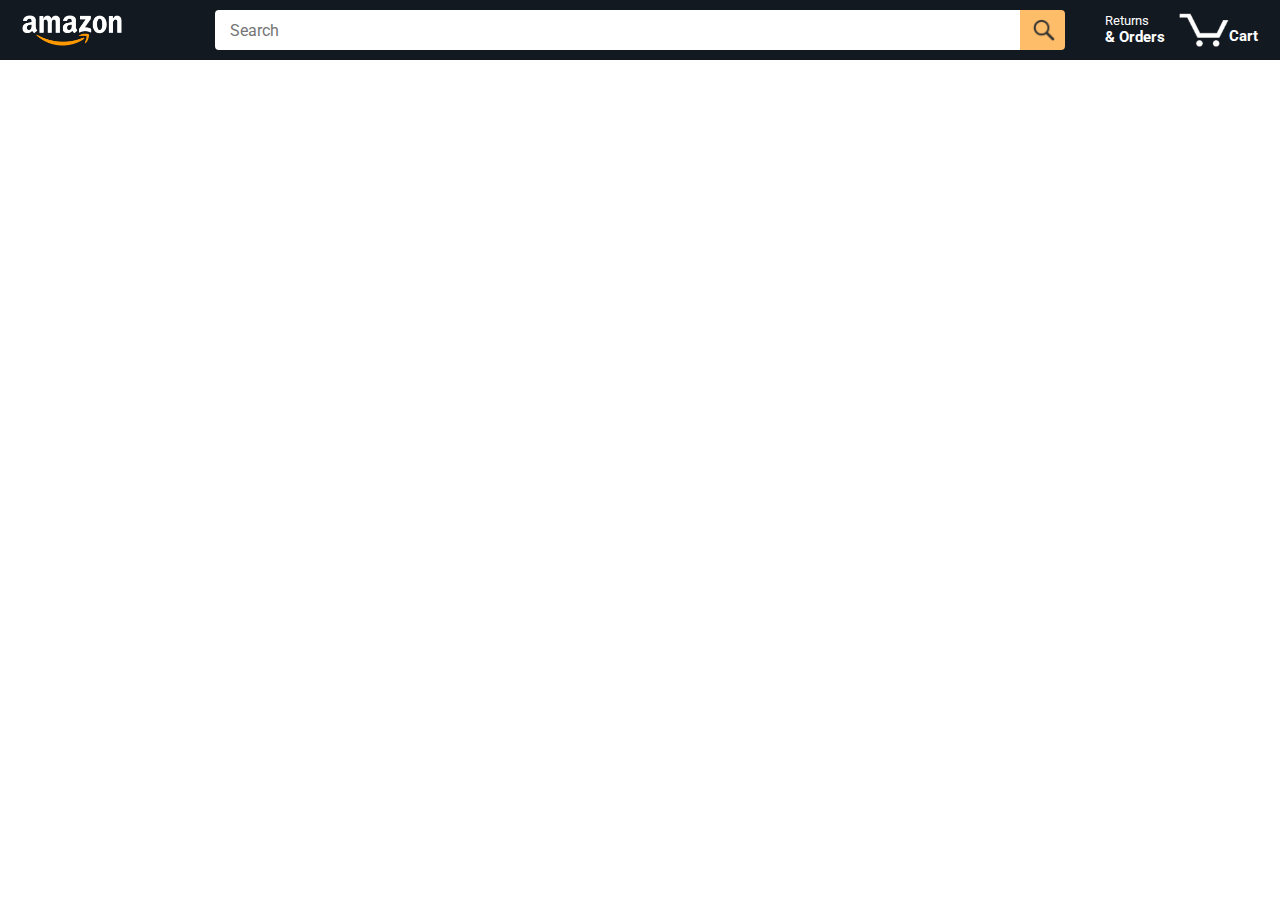
<file: index.html>
<!DOCTYPE html>
<html>
  <head>
    <title>Amazon Project</title>

    <!-- This code is needed for responsive design to work.
      (Responsive design = make the website look good on
      smaller screen sizes like a phone or a tablet). -->
    <meta name="viewport" content="width=device-width, initial-scale=1">

    <!-- Load a font called Roboto from Google Fonts. -->
    <link rel="preconnect" href="https://fonts.googleapis.com">
    <link rel="preconnect" href="https://fonts.gstatic.com" crossorigin>
    <link href="https://fonts.googleapis.com/css2?family=Roboto:wght@400;500;700&display=swap" rel="stylesheet">

    <!-- Here are the CSS files for this page. -->
    <link rel="stylesheet" href="styles/shared/general.css">
    <link rel="stylesheet" href="styles/shared/amazon-header.css">
    <link rel="stylesheet" href="styles/pages/amazon.css">
  </head>
  <body>
    <div class="amazon-header">
      <div class="amazon-header-left-section">
        <a href="index.html" class="header-link">
          <img class="amazon-logo"
            src="images/amazon-logo-white.png">
          <img class="amazon-mobile-logo"
            src="images/amazon-mobile-logo-white.png">
        </a>
      </div>

      <div class="amazon-header-middle-section">
        <input class="search-bar" type="text" placeholder="Search">

        <button class="search-button">
          <img class="search-icon" src="images/icons/search-icon.png">
        </button>
      </div>

      <div class="amazon-header-right-section">
        <a class="orders-link header-link" href="orders.html">
          <span class="returns-text">Returns</span>
          <span class="orders-text">& Orders</span>
        </a>

        <a class="cart-link header-link" href="checkout.html">
          <img class="cart-icon" src="images/icons/cart-icon.png">
          <div class="cart-quantity js-cart-quantity"></div>
          <div class="cart-text">Cart</div>
        </a>
      </div>
    </div>
    
    <div class="main">
      <div class="products-grid js-products-grid">
         
      </div>
    </div>

    
    <script type="module" src="scripts/amazon.js"></script>
  </body>
</html>
</file>
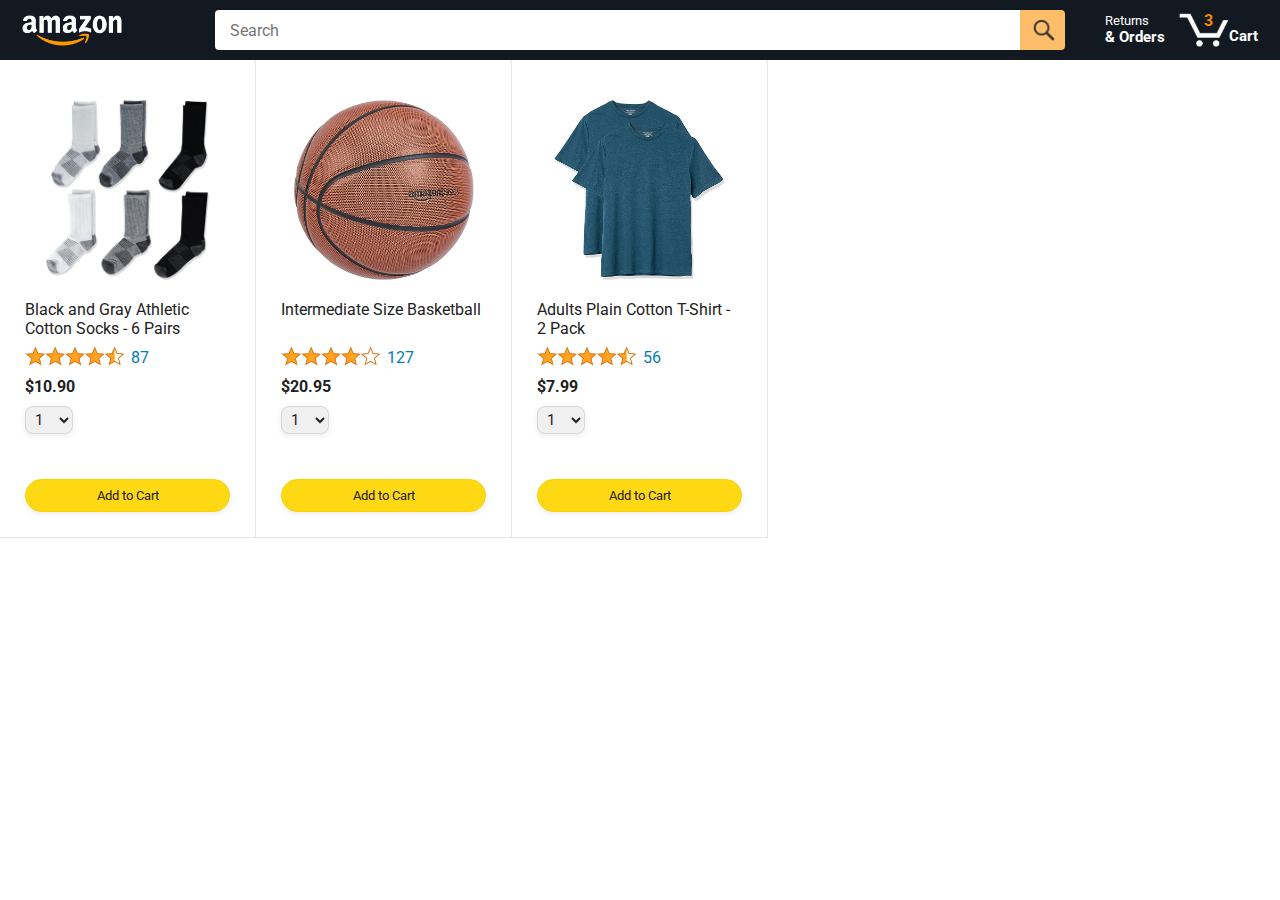
<file: amazon.html>
<!DOCTYPE html>
<html>
  <head>
    <title>Amazon Project</title>

    <!-- This code is needed for responsive design to work.
      (Responsive design = make the website look good on
      smaller screen sizes like a phone or a tablet). -->
    <meta name="viewport" content="width=device-width, initial-scale=1">

    <!-- Load a font called Roboto from Google Fonts. -->
    <link rel="preconnect" href="https://fonts.googleapis.com">
    <link rel="preconnect" href="https://fonts.gstatic.com" crossorigin>
    <link href="https://fonts.googleapis.com/css2?family=Roboto:wght@400;500;700&display=swap" rel="stylesheet">

    <!-- Here are the CSS files for this page. -->
    <link rel="stylesheet" href="styles/shared/general.css">
    <link rel="stylesheet" href="styles/shared/amazon-header.css">
    <link rel="stylesheet" href="styles/pages/amazon.css">
  </head>
  <body>
    <div class="amazon-header">
      <div class="amazon-header-left-section">
        <a href="amazon.html" class="header-link">
          <img class="amazon-logo"
            src="images/amazon-logo-white.png">
          <img class="amazon-mobile-logo"
            src="images/amazon-mobile-logo-white.png">
        </a>
      </div>

      <div class="amazon-header-middle-section">
        <input class="search-bar" type="text" placeholder="Search">

        <button class="search-button">
          <img class="search-icon" src="images/icons/search-icon.png">
        </button>
      </div>

      <div class="amazon-header-right-section">
        <a class="orders-link header-link" href="orders.html">
          <span class="returns-text">Returns</span>
          <span class="orders-text">& Orders</span>
        </a>

        <a class="cart-link header-link" href="checkout.html">
          <img class="cart-icon" src="images/icons/cart-icon.png">
          <div class="cart-quantity">3</div>
          <div class="cart-text">Cart</div>
        </a>
      </div>
    </div>
    
    <div class="main">
      <div class="products-grid">
        <div class="product-container">
          <div class="product-image-container">
            <img class="product-image"
              src="images/products/athletic-cotton-socks-6-pairs.jpg">
          </div>

          <div class="product-name limit-text-to-2-lines">
            Black and Gray Athletic Cotton Socks - 6 Pairs
          </div>

          <div class="product-rating-container">
            <img class="product-rating-stars"
              src="images/ratings/rating-45.png">
            <div class="product-rating-count link-primary">
              87
            </div>
          </div>

          <div class="product-price">
            $10.90
          </div>

          <div class="product-quantity-container">
            <select>
              <option selected value="1">1</option>
              <option value="2">2</option>
              <option value="3">3</option>
              <option value="4">4</option>
              <option value="5">5</option>
              <option value="6">6</option>
              <option value="7">7</option>
              <option value="8">8</option>
              <option value="9">9</option>
              <option value="10">10</option>
            </select>
          </div>

          <div class="product-spacer"></div>

          <div class="added-to-cart">
            <img src="images/icons/checkmark.png">
            Added
          </div>

          <button class="add-to-cart-button button-primary">
            Add to Cart
          </button>
        </div>

        <div class="product-container">
          <div class="product-image-container">
            <img class="product-image"
              src="images/products/intermediate-composite-basketball.jpg">
          </div>

          <div class="product-name limit-text-to-2-lines">
            Intermediate Size Basketball
          </div>

          <div class="product-rating-container">
            <img class="product-rating-stars"
              src="images/ratings/rating-40.png">
            <div class="product-rating-count link-primary">
              127
            </div>
          </div>

          <div class="product-price">
            $20.95
          </div>

          <div class="product-quantity-container">
            <select>
              <option selected value="1">1</option>
              <option value="2">2</option>
              <option value="3">3</option>
              <option value="4">4</option>
              <option value="5">5</option>
              <option value="6">6</option>
              <option value="7">7</option>
              <option value="8">8</option>
              <option value="9">9</option>
              <option value="10">10</option>
            </select>
          </div>

          <div class="product-spacer"></div>

          <div class="added-to-cart">
            <img src="images/icons/checkmark.png">
            Added
          </div>

          <button class="add-to-cart-button button-primary">
            Add to Cart
          </button>
        </div>

        <div class="product-container">
          <div class="product-image-container">
            <img class="product-image"
              src="images/products/adults-plain-cotton-tshirt-2-pack-teal.jpg">
          </div>

          <div class="product-name limit-text-to-2-lines">
            Adults Plain Cotton T-Shirt - 2 Pack
          </div>

          <div class="product-rating-container">
            <img class="product-rating-stars"
              src="images/ratings/rating-45.png">
            <div class="product-rating-count link-primary">
              56
            </div>
          </div>

          <div class="product-price">
            $7.99
          </div>

          <div class="product-quantity-container">
            <select>
              <option selected value="1">1</option>
              <option value="2">2</option>
              <option value="3">3</option>
              <option value="4">4</option>
              <option value="5">5</option>
              <option value="6">6</option>
              <option value="7">7</option>
              <option value="8">8</option>
              <option value="9">9</option>
              <option value="10">10</option>
            </select>
          </div>

          <div class="product-spacer"></div>

          <div class="added-to-cart">
            <img src="images/icons/checkmark.png">
            Added
          </div>

          <button class="add-to-cart-button button-primary">
            Add to Cart
          </button>
        </div>
      </div>
    </div>
  </body>
</html>
</file>
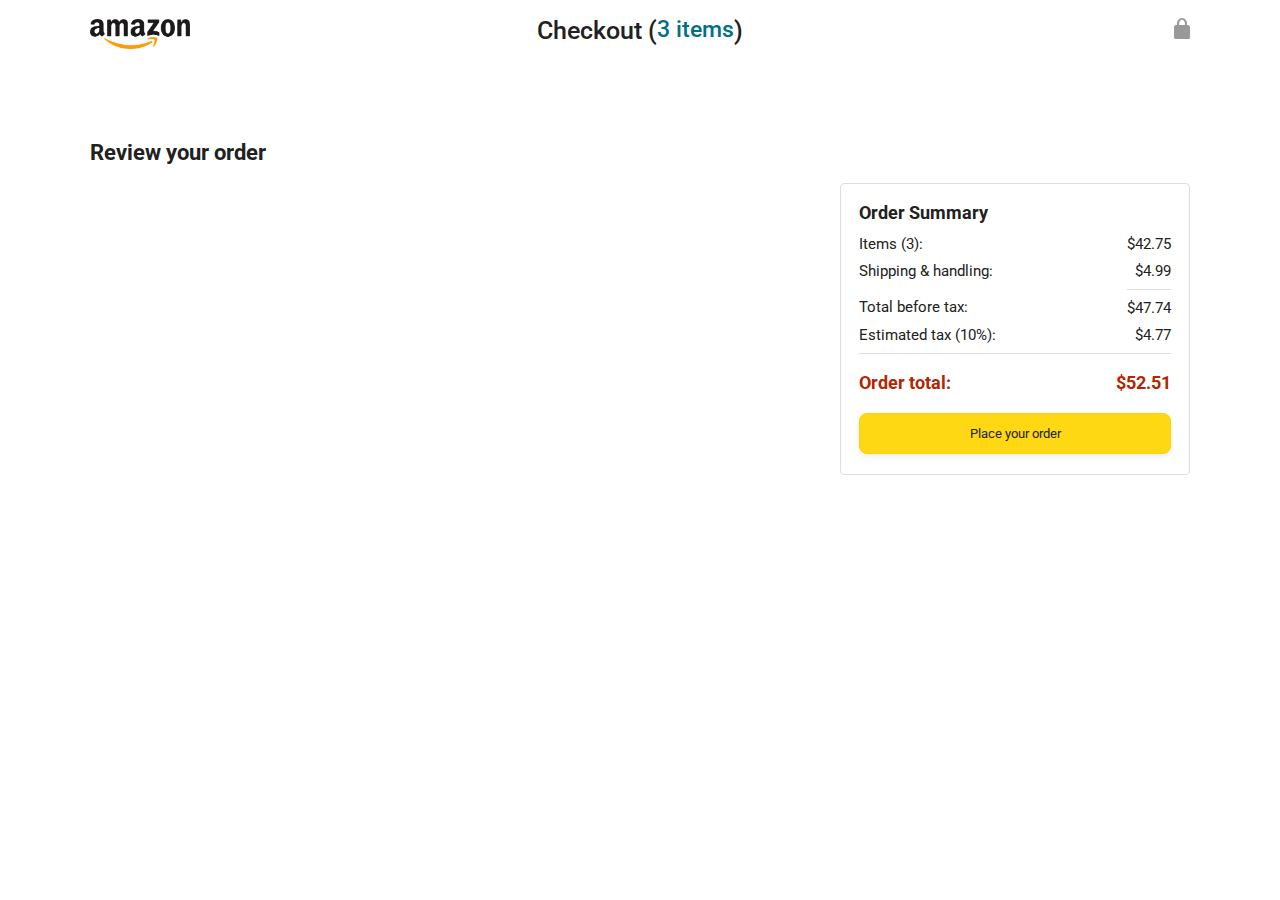
<file: checkout.html>
<!DOCTYPE html>
<html>
  <head>
    <title>Checkout</title>

    <!-- This code is needed for responsive design to work.
      (Responsive design = make the website look good on
      smaller screen sizes like a phone or a tablet). -->
    <meta name="viewport" content="width=device-width, initial-scale=1">

    <!-- Load a font called Roboto from Google Fonts. -->
    <link rel="preconnect" href="https://fonts.googleapis.com">
    <link rel="preconnect" href="https://fonts.gstatic.com" crossorigin>
    <link href="https://fonts.googleapis.com/css2?family=Roboto:wght@400;500;700&display=swap" rel="stylesheet">

    <!-- Here are the CSS files for this page. -->
    <link rel="stylesheet" href="styles/shared/general.css">
    <link rel="stylesheet" href="styles/pages/checkout/checkout-header.css">
    <link rel="stylesheet" href="styles/pages/checkout/checkout.css">
  </head>
  <body>
    <div class="checkout-header">
      <div class="header-content">
        <div class="checkout-header-left-section">
          <a href="amazon.html">
            <img class="amazon-logo" src="images/amazon-logo.png">
            <img class="amazon-mobile-logo" src="images/amazon-mobile-logo.png">
          </a>
        </div>

        <div class="checkout-header-middle-section">
          Checkout (<a class="return-to-home-link"
            href="amazon.html">3 items</a>)
        </div>

        <div class="checkout-header-right-section">
          <img src="images/icons/checkout-lock-icon.png">
        </div>
      </div>
    </div>

    <div class="main">
      <div class="page-title">Review your order</div>

      <div class="checkout-grid">
        <div class="order-summary js-order-summary">
        </div>

        <div class="payment-summary">
          <div class="payment-summary-title">
            Order Summary
          </div>

          <div class="payment-summary-row">
            <div>Items (3):</div>
            <div class="payment-summary-money">$42.75</div>
          </div>

          <div class="payment-summary-row">
            <div>Shipping &amp; handling:</div>
            <div class="payment-summary-money">$4.99</div>
          </div>

          <div class="payment-summary-row subtotal-row">
            <div>Total before tax:</div>
            <div class="payment-summary-money">$47.74</div>
          </div>

          <div class="payment-summary-row">
            <div>Estimated tax (10%):</div>
            <div class="payment-summary-money">$4.77</div>
          </div>

          <div class="payment-summary-row total-row">
            <div>Order total:</div>
            <div class="payment-summary-money">$52.51</div>
          </div>

          <button class="place-order-button button-primary">
            Place your order
          </button>
        </div>
      </div>
    </div>

    <script type="module" src="scripts/checkout.js"></script>
  </body>
</html>
</file>
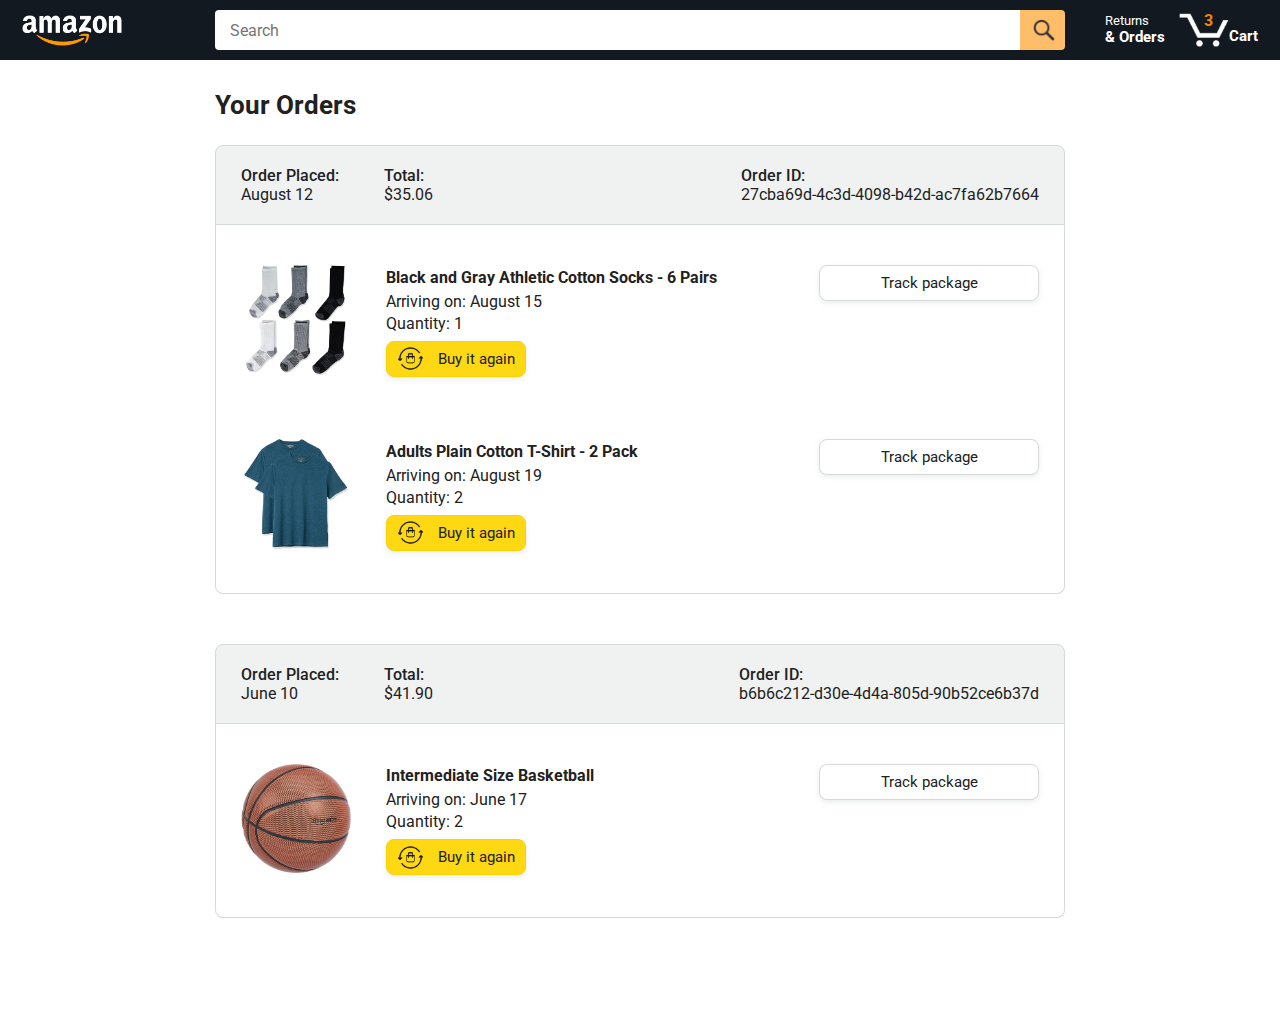
<file: orders.html>
<!DOCTYPE html>
<html>
  <head>
    <title>Orders</title>

    <!-- This code is needed for responsive design to work.
      (Responsive design = make the website look good on
      smaller screen sizes like a phone or a tablet). -->
    <meta name="viewport" content="width=device-width, initial-scale=1">

    <!-- Load a font called Roboto from Google Fonts. -->
    <link rel="preconnect" href="https://fonts.googleapis.com">
    <link rel="preconnect" href="https://fonts.gstatic.com" crossorigin>
    <link href="https://fonts.googleapis.com/css2?family=Roboto:wght@400;500;700&display=swap" rel="stylesheet">

    <!-- Here are the CSS files for this page. -->
    <link rel="stylesheet" href="styles/shared/general.css">
    <link rel="stylesheet" href="styles/shared/amazon-header.css">
    <link rel="stylesheet" href="styles/pages/orders.css">
  </head>
  <body>
    <div class="amazon-header">
      <div class="amazon-header-left-section">
        <a href="amazon.html" class="header-link">
          <img class="amazon-logo"
            src="images/amazon-logo-white.png">
          <img class="amazon-mobile-logo"
            src="images/amazon-mobile-logo-white.png">
        </a>
      </div>

      <div class="amazon-header-middle-section">
        <input class="search-bar" type="text" placeholder="Search">

        <button class="search-button">
          <img class="search-icon" src="images/icons/search-icon.png">
        </button>
      </div>

      <div class="amazon-header-right-section">
        <a class="orders-link header-link" href="orders.html">
          <span class="returns-text">Returns</span>
          <span class="orders-text">& Orders</span>
        </a>

        <a class="cart-link header-link" href="checkout.html">
          <img class="cart-icon" src="images/icons/cart-icon.png">
          <div class="cart-quantity">3</div>
          <div class="cart-text">Cart</div>
        </a>
      </div>
    </div>

    <div class="main">
      <div class="page-title">Your Orders</div>

      <div class="orders-grid">
        <div class="order-container">
          
          <div class="order-header">
            <div class="order-header-left-section">
              <div class="order-date">
                <div class="order-header-label">Order Placed:</div>
                <div>August 12</div>
              </div>
              <div class="order-total">
                <div class="order-header-label">Total:</div>
                <div>$35.06</div>
              </div>
            </div>

            <div class="order-header-right-section">
              <div class="order-header-label">Order ID:</div>
              <div>27cba69d-4c3d-4098-b42d-ac7fa62b7664</div>
            </div>
          </div>

          <div class="order-details-grid">
            <div class="product-image-container">
              <img src="images/products/athletic-cotton-socks-6-pairs.jpg">
            </div>

            <div class="product-details">
              <div class="product-name">
                Black and Gray Athletic Cotton Socks - 6 Pairs
              </div>
              <div class="product-delivery-date">
                Arriving on: August 15
              </div>
              <div class="product-quantity">
                Quantity: 1
              </div>
              <button class="buy-again-button button-primary">
                <img class="buy-again-icon" src="images/icons/buy-again.png">
                <span class="buy-again-message">Buy it again</span>
              </button>
            </div>

            <div class="product-actions">
              <a href="tracking.html">
                <button class="track-package-button button-secondary">
                  Track package
                </button>
              </a>
            </div>

            <div class="product-image-container">
              <img src="images/products/adults-plain-cotton-tshirt-2-pack-teal.jpg">
            </div>

            <div class="product-details">
              <div class="product-name">
                Adults Plain Cotton T-Shirt - 2 Pack
              </div>
              <div class="product-delivery-date">
                Arriving on: August 19
              </div>
              <div class="product-quantity">
                Quantity: 2
              </div>
              <button class="buy-again-button button-primary">
                <img class="buy-again-icon" src="images/icons/buy-again.png">
                <span class="buy-again-message">Buy it again</span>
              </button>
            </div>

            <div class="product-actions">
              <a href="tracking.html">
                <button class="track-package-button button-secondary">
                  Track package
                </button>
              </a>
            </div>
          </div>
        </div>

        <div class="order-container">

          <div class="order-header">
            <div class="order-header-left-section">
              <div class="order-date">
                <div class="order-header-label">Order Placed:</div>
                <div>June 10</div>
              </div>
              <div class="order-total">
                <div class="order-header-label">Total:</div>
                <div>$41.90</div>
              </div>
            </div>

            <div class="order-header-right-section">
              <div class="order-header-label">Order ID:</div>
              <div>b6b6c212-d30e-4d4a-805d-90b52ce6b37d</div>
            </div>
          </div>

          <div class="order-details-grid">
            <div class="product-image-container">
              <img src="images/products/intermediate-composite-basketball.jpg">
            </div>

            <div class="product-details">
              <div class="product-name">
                Intermediate Size Basketball
              </div>
              <div class="product-delivery-date">
                Arriving on: June 17
              </div>
              <div class="product-quantity">
                Quantity: 2
              </div>
              <button class="buy-again-button button-primary">
                <img class="buy-again-icon" src="images/icons/buy-again.png">
                <span class="buy-again-message">Buy it again</span>
              </button>
            </div>

            <div class="product-actions">
              <a href="tracking.html">
                <button class="track-package-button button-secondary">
                  Track package
                </button>
              </a>
            </div>
          </div>
        </div>
      </div>
    </div>
  </body>
</html>
</file>
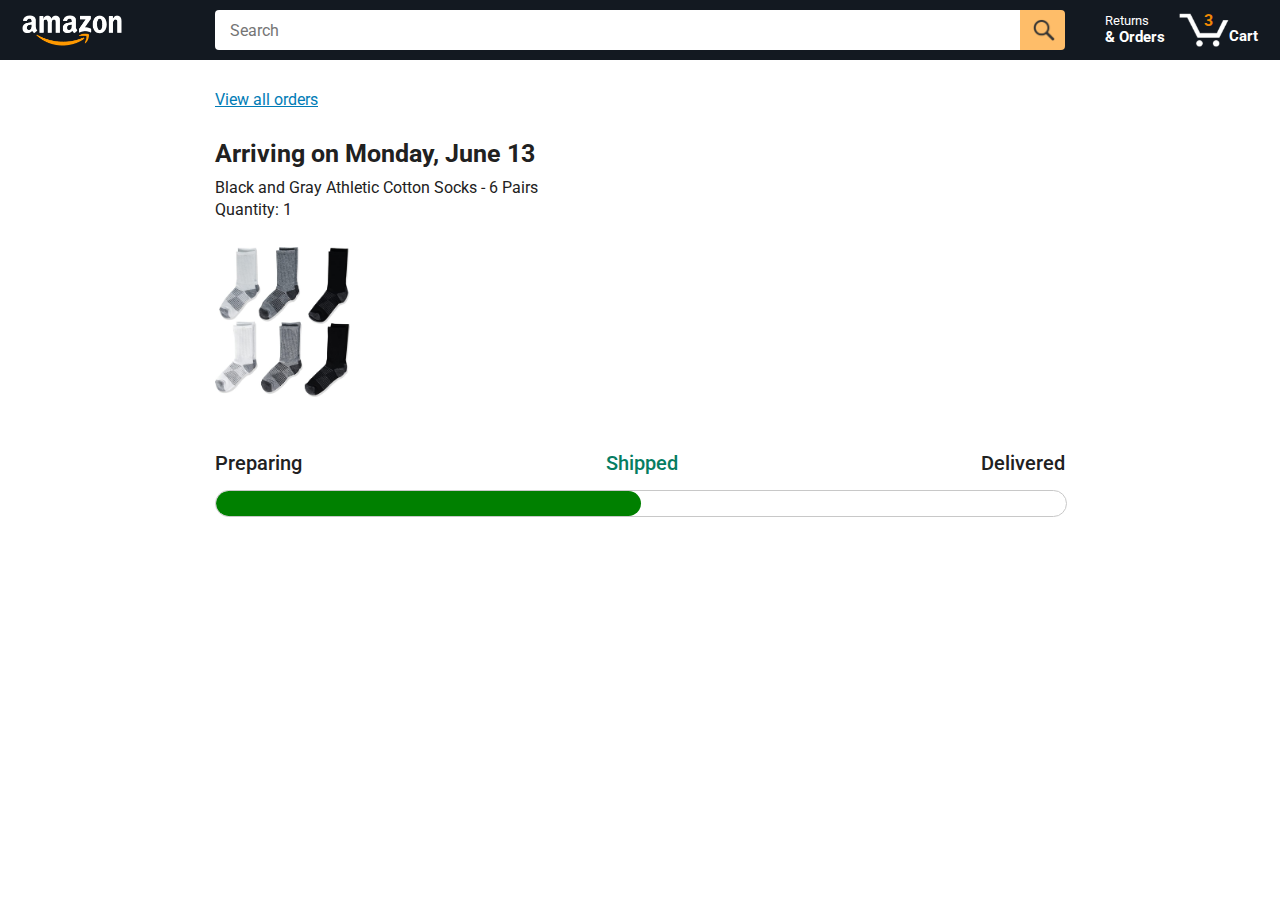
<file: tracking.html>
<!DOCTYPE html>
<html>
  <head>
    <title>Tracking</title>

    <!-- This code is needed for responsive design to work.
      (Responsive design = make the website look good on
      smaller screen sizes like a phone or a tablet). -->
    <meta name="viewport" content="width=device-width, initial-scale=1">

    <!-- Load a font called Roboto from Google Fonts. -->
    <link rel="preconnect" href="https://fonts.googleapis.com">
    <link rel="preconnect" href="https://fonts.gstatic.com" crossorigin>
    <link href="https://fonts.googleapis.com/css2?family=Roboto:wght@400;500;700&display=swap" rel="stylesheet">

    <!-- Here are the CSS files for this page. -->
    <link rel="stylesheet" href="styles/shared/general.css">
    <link rel="stylesheet" href="styles/shared/amazon-header.css">
    <link rel="stylesheet" href="styles/pages/tracking.css">
  </head>
  <body>
    <div class="amazon-header">
      <div class="amazon-header-left-section">
        <a href="amazon.html" class="header-link">
          <img class="amazon-logo"
            src="images/amazon-logo-white.png">
          <img class="amazon-mobile-logo"
            src="images/amazon-mobile-logo-white.png">
        </a>
      </div>

      <div class="amazon-header-middle-section">
        <input class="search-bar" type="text" placeholder="Search">

        <button class="search-button">
          <img class="search-icon" src="images/icons/search-icon.png">
        </button>
      </div>

      <div class="amazon-header-right-section">
        <a class="orders-link header-link" href="orders.html">
          <span class="returns-text">Returns</span>
          <span class="orders-text">& Orders</span>
        </a>

        <a class="cart-link header-link" href="checkout.html">
          <img class="cart-icon" src="images/icons/cart-icon.png">
          <div class="cart-quantity">3</div>
          <div class="cart-text">Cart</div>
        </a>
      </div>
    </div>

    <div class="main">
      <div class="order-tracking">
        <a class="back-to-orders-link link-primary" href="orders.html">
          View all orders
        </a>

        <div class="delivery-date">
          Arriving on Monday, June 13
        </div>

        <div class="product-info">
          Black and Gray Athletic Cotton Socks - 6 Pairs
        </div>

        <div class="product-info">
          Quantity: 1
        </div>

        <img class="product-image" src="images/products/athletic-cotton-socks-6-pairs.jpg">

        <div class="progress-labels-container">
          <div class="progress-label">
            Preparing
          </div>
          <div class="progress-label current-status">
            Shipped
          </div>
          <div class="progress-label">
            Delivered
          </div>
        </div>

        <div class="progress-bar-container">
          <div class="progress-bar"></div>
        </div>
      </div>
    </div>
  </body>
</html>
</file>
<file: styles/shared/general.css>
body {
  font-family: Roboto, Arial;
  color: rgb(33, 33, 33);
  /* The <body> element has a default margin of 8px
     on all sides. This removes the default margins. */
  margin: 0;
}

/* <p> elements have a default margin on the top
   and bottom. This removes the default margins. */
p {
  margin: 0;
}

button {
  cursor: pointer;
}

select {
  cursor: pointer;
}

input, select, button {
  font-family: Roboto, Arial;
}

.button-primary {
  color: rgb(33, 33, 33);
  background-color: rgb(255, 216, 20);
  border: 1px solid rgb(252, 210, 0);
  border-radius: 8px;
  cursor: pointer;
  box-shadow: 0 2px 5px rgba(213, 217, 217, 0.5);
}

.button-primary:hover {
  background-color: rgb(247, 202, 0);
  border: 1px solid rgb(242, 194, 0);
}

.button-primary:active {
  background: rgb(255, 216, 20);
  border-color: rgb(252, 210, 0);
  box-shadow: none;
}

.button-secondary {
  color: rgb(33, 33, 33);
  background: white;
  border: 1px solid rgb(213, 217, 217);
  border-radius: 8px;
  cursor: pointer;
  box-shadow: 0 2px 5px rgba(213, 217, 217, 0.5);
}

.button-secondary:hover {
  background-color: rgb(247, 250, 250);
}

.button-secondary:active {
  background-color: rgb(237, 253, 255);
  box-shadow: none;
}

/* These styles will limit text to 2 lines. Anything
   beyond 2 lines will be replaced with "..."
   You can find this code by using an A.I. tool or by
   searching in Google.
   https://css-tricks.com/almanac/properties/l/line-clamp/ */
.limit-text-to-2-lines {
  display: -webkit-box;
  -webkit-line-clamp: 2;
  -webkit-box-orient: vertical;
  overflow: hidden;
}

.link-primary {
  color: rgb(1, 124, 182);
  cursor: pointer;
}

.link-primary:hover {
  color: rgb(196, 80, 0);
}

/* Styles for dropdown selectors. */
select {
  color: rgb(33, 33, 33);
  background-color: rgb(240, 240, 240);
  border: 1px solid rgb(213, 217, 217);
  border-radius: 8px;
  padding: 3px 5px;
  font-size: 15px;
  cursor: pointer;
  box-shadow: 0 2px 5px rgba(213, 217, 217, 0.5);
}

select:focus,
input:focus {
  outline: 2px solid rgb(255, 153, 0);
}
</file>
<file: styles/shared/amazon-header.css>
.amazon-header {
  background-color: rgb(19, 25, 33);
  color: white;
  padding-left: 15px;
  padding-right: 15px;

  display: flex;
  align-items: center;
  justify-content: space-between;

  position: fixed;
  top: 0;
  left: 0;
  right: 0;
  height: 60px;
}

.amazon-header-left-section {
  width: 180px;
}

@media (max-width: 800px) {
  .amazon-header-left-section {
    width: unset;
  }
}

.header-link {
  display: inline-block;
  padding: 6px;
  border-radius: 2px;
  cursor: pointer;
  text-decoration: none;
  border: 1px solid rgba(0, 0, 0, 0);
}

.header-link:hover {
  border: 1px solid white;
}

.amazon-logo {
  width: 100px;
  margin-top: 5px;
}

.amazon-mobile-logo {
  display: none;
}

@media (max-width: 575px) {
  .amazon-logo {
    display: none;
  }

  .amazon-mobile-logo {
    display: block;
    height: 35px;
    margin-top: 5px;
  }
}

.amazon-header-middle-section {
  flex: 1;
  max-width: 850px;
  margin-left: 10px;
  margin-right: 10px;
  display: flex;
}

.search-bar {
  flex: 1;
  width: 0;
  font-size: 16px;
  height: 38px;
  padding-left: 15px;
  border: none;
  border-top-left-radius: 4px;
  border-bottom-left-radius: 4px;
  border-top-right-radius: 0;
  border-bottom-right-radius: 0;
}

.search-button {
  background-color: rgb(254, 189, 105);
  border: none;
  width: 45px;
  height: 40px;
  border-top-right-radius: 4px;
  border-bottom-right-radius: 4px;
  flex-shrink: 0;
}

.search-icon {
  height: 22px;
  margin-left: 2px;
  margin-top: 3px;
}

.amazon-header-right-section {
  width: 180px;
  flex-shrink: 0;
  display: flex;
  justify-content: end;
}

.orders-link {
  color: white;
}

.returns-text {
  display: block;
  font-size: 13px;
}

.orders-text {
  display: block;
  font-size: 15px;
  font-weight: 700;
}

.cart-link {
  color: white;
  display: flex;
  align-items: center;
  position: relative;
}

.cart-icon {
  width: 50px;
}

.cart-text {
  margin-top: 12px;
  font-size: 15px;
  font-weight: 700;
}

.cart-quantity {
  color: rgb(240, 136, 4);
  font-size: 16px;
  font-weight: 700;

  position: absolute;
  top: 4px;
  left: 22px;
  
  width: 26px;
  text-align: center;
}
</file>
<file: styles/pages/amazon.css>
.main {
  margin-top: 60px;
}

.products-grid {
  display: grid;

  /* - In CSS Grid, 1fr means a column will take up the
       remaining space in the grid.
     - If we write 1fr 1fr ... 1fr; 8 times, this will
       divide the grid into 8 columns, each taking up an
       equal amount of the space.
     - repeat(8, 1fr); is a shortcut for repeating "1fr"
       8 times (instead of typing out "1fr" 8 times).
       repeat(...) is a special property that works with
       display: grid; */
  grid-template-columns: repeat(8, 1fr);
}

/* @media is used to create responsive design (making the
   website look good on any screen size). This @media
   means when the screen width is 2000px or less, we
   will divide the grid into 7 columns instead of 8. */
@media (max-width: 2000px) {
  .products-grid {
    grid-template-columns: repeat(7, 1fr);
  }
}

/* This @media means when the screen width is 1600px or
   less, we will divide the grid into 6 columns. */
@media (max-width: 1600px) {
  .products-grid {
    grid-template-columns: repeat(6, 1fr);
  }
}

@media (max-width: 1300px) {
  .products-grid {
    grid-template-columns: repeat(5, 1fr);
  }
}

@media (max-width: 1000px) {
  .products-grid {
    grid-template-columns: repeat(4, 1fr);
  }
}

@media (max-width: 800px) {
  .products-grid {
    grid-template-columns: repeat(3, 1fr);
  }
}

@media (max-width: 575px) {
  .products-grid {
    grid-template-columns: repeat(2, 1fr);
  }
}

@media (max-width: 450px) {
  .products-grid {
    grid-template-columns: 1fr;
  }
}

.product-container {
  padding-top: 40px;
  padding-bottom: 25px;
  padding-left: 25px;
  padding-right: 25px;

  border-right: 1px solid rgb(231, 231, 231);
  border-bottom: 1px solid rgb(231, 231, 231);

  display: flex;
  flex-direction: column;
}

.product-image-container {
  display: flex;
  justify-content: center;
  align-items: center;

  height: 180px;
  margin-bottom: 20px;
}

.product-image {
  /* Images will overflow their container by default. To
    prevent this, we set max-width and max-height to 100%
    so they stay inside their container. */
  max-width: 100%;
  max-height: 100%;
}

.product-name {
  height: 40px;
  margin-bottom: 5px;
}

.product-rating-container {
  display: flex;
  align-items: center;
  margin-bottom: 10px;
}

.product-rating-stars {
  width: 100px;
  margin-right: 6px;
}

.product-rating-count {
  color: rgb(1, 124, 182);
  cursor: pointer;
  margin-top: 3px;
}

.product-price {
  font-weight: 700;
  margin-bottom: 10px;
}

.product-quantity-container {
  margin-bottom: 17px;
}

.product-spacer {
  flex: 1;
}

.added-to-cart {
  color: rgb(6, 125, 98);
  font-size: 16px;

  display: flex;
  align-items: center;
  margin-bottom: 8px;

  /* At first, the "Added to cart" message will
     be invisible. Use JavaScript to change the
     opacity and make it visible. */
  opacity: 0;
}

.added-to-cart img {
  height: 20px;
  margin-right: 5px;
}

.add-to-cart-button {
  width: 100%;
  padding: 8px;
  border-radius: 50px;
}
</file>
<file: styles/pages/checkout/checkout-header.css>
.checkout-header {
  height: 60px;
  padding-left: 30px;
  padding-right: 30px;
  background-color: white;

  display: flex;
  justify-content: center;

  position: fixed;
  top: 0;
  left: 0;
  right: 0;
  z-index: 1000;
}

.header-content {
  width: 100%;
  max-width: 1100px;

  display: flex;
  align-items: center;
}

.checkout-header-left-section {
  width: 150px;
}

.amazon-logo {
  width: 100px;
  margin-top: 12px;
}

.amazon-mobile-logo {
  display: none;
}

/* @media is used to create responsive design (making the
   website look good on any screen size). This @media
   means when the screen width is 575px or less, different
   styles (inside the {...}) will be applied. */
@media (max-width: 575px) {
  .checkout-header-left-section {
    width: auto;
  }

  .amazon-logo {
    display: none;
  }

  .amazon-mobile-logo {
    display: inline-block;
    height: 35px;
    margin-top: 5px;
  }
}

.checkout-header-middle-section {
  flex: 1;
  flex-shrink: 0;
  text-align: center;

  font-size: 25px;
  font-weight: 500;

  display: flex;
  justify-content: center;
}

.return-to-home-link {
  color: rgb(0, 113, 133);
  font-size: 23px;
  text-decoration: none;
  cursor: pointer;
}

@media (max-width: 1000px) {
  .checkout-header-middle-section {
    font-size: 20px;
    margin-right: 60px;
  }

  .return-to-home-link {
    font-size: 18px;
  }
}

@media (max-width: 575px) {
  .checkout-header-middle-section {
    margin-right: 5px;
  }
}

.checkout-header-right-section {
  text-align: right;
  width: 150px;
}

@media (max-width: 1000px) {
  .checkout-header-right-section {
    width: auto;
  }
}
</file>
<file: styles/pages/checkout/checkout.css>
.main {
  max-width: 1100px;
  padding-left: 30px;
  padding-right: 30px;

  margin-top: 140px;
  margin-bottom: 100px;

  /* margin-left: auto;
     margin-right auto;
     Is a trick for centering an element horizontally
     without needing a container. */
  margin-left: auto;
  margin-right: auto;
}

.page-title {
  font-weight: 700;
  font-size: 22px;
  margin-bottom: 18px;
}

.checkout-grid {
  display: grid;
  /* Here, 1fr means the first column will take
     up the remaining space in the grid. */
  grid-template-columns: 1fr 350px;
  column-gap: 12px;

  /* Use align-items: start; to prevent the elements
     in the grid from stretching vertically. */
  align-items: start;
}

@media (max-width: 1000px) {
  .main {
    max-width: 500px;
  }

  .checkout-grid {
    grid-template-columns: 1fr;
  }
}

.cart-item-container,
.payment-summary {
  border: 1px solid rgb(222, 222, 222);
  border-radius: 4px;
  padding: 18px;
}

.cart-item-container {
  margin-bottom: 12px;
}

.payment-summary {
  padding-bottom: 5px;
}

@media (max-width: 1000px) {
  .payment-summary {
    /* grid-row: 1 means this element will be placed into row
      1 in the grid. (Normally, the row that an element is
      placed in is determined by the order of the elements in
      the HTML. grid-row overrides this default ordering). */
    grid-row: 1;
    margin-bottom: 12px;
  }
}

.delivery-date {
  color: rgb(0, 118, 0);
  font-weight: 700;
  font-size: 19px;
  margin-top: 5px;
  margin-bottom: 22px;
}

.cart-item-details-grid {
  display: grid;
  /* 100px 1fr 1fr; means the 2nd and 3rd column will
     take up half the remaining space in the grid
     (they will divide up the remaining space evenly). */
  grid-template-columns: 100px 1fr 1fr;
  column-gap: 25px;
}

@media (max-width: 1000px) {
  .cart-item-details-grid {
    grid-template-columns: 100px 1fr;
    row-gap: 30px;
  }
}

.product-image {
  max-width: 100%;
  max-height: 120px;

  /* margin-left: auto;
     margin-right auto;
     Is a trick for centering an element horizontally
     without needing a container. */
  margin-left: auto;
  margin-right: auto;
}

.product-name {
  font-weight: 700;
  margin-bottom: 8px;
}

.product-price {
  color: rgb(177, 39, 4);
  font-weight: 700;
  margin-bottom: 5px;
}

.product-quantity .link-primary {
  margin-left: 3px;
}

@media (max-width: 1000px) {
  .delivery-options {
    /* grid-column: 1 means this element will be placed
       in column 1 in the grid. (Normally, the column that
       an element is placed in is determined by the order
       of the elements in the HTML. grid-column overrides
       this default ordering).
       
       / span 2 means this element will take up 2 columns
       in the grid (Normally, each element takes up 1
       column in the grid). */
    grid-column: 1 / span 2;
  }
}

.delivery-options-title {
  font-weight: 700;
  margin-bottom: 10px;
}

.delivery-option {
  display: grid;
  grid-template-columns: 24px 1fr;
  margin-bottom: 12px;
  cursor: pointer;
}

.delivery-option-input {
  margin-left: 0px;
  cursor: pointer;
}

.delivery-option-date {
  color: rgb(0, 118, 0);
  font-weight: 500;
  margin-bottom: 3px;
}

.delivery-option-price {
  color: rgb(120, 120, 120);
  font-size: 15px;
}

.payment-summary-title {
  font-weight: 700;
  font-size: 18px;
  margin-bottom: 12px;
}

.payment-summary-row {
  display: grid;
  /* 1fr auto; means the width of the 2nd column will be
     determined by the elements inside the column (auto).
     The 1st column will take up the remaining space. */
  grid-template-columns: 1fr auto;

  font-size: 15px;
  margin-bottom: 9px;
}

.payment-summary-money {
  text-align: right;
}

.subtotal-row .payment-summary-money {
  border-top: 1px solid rgb(222, 222, 222);
}

.subtotal-row div {
  padding-top: 9px;
}

.total-row {
  color: rgb(177, 39, 4);
  font-weight: 700;
  font-size: 18px;

  border-top: 1px solid rgb(222, 222, 222);
  padding-top: 18px;
}

.place-order-button {
  width: 100%;
  padding-top: 12px;
  padding-bottom: 12px;
  border-radius: 8px;

  margin-top: 11px;
  margin-bottom: 15px;
}
</file>
<file: styles/pages/orders.css>
.main {
  max-width: 850px;
  margin-top: 90px;
  margin-bottom: 100px;
  padding-left: 20px;
  padding-right: 20px;

  /* margin-left: auto;
     margin-right auto;
     Is a trick for centering an element horizontally
     without needing a container. */
  margin-left: auto;
  margin-right: auto;
}

.page-title {
  font-weight: 700;
  font-size: 26px;
  margin-bottom: 25px;
}

.orders-grid {
  display: grid;
  grid-template-columns: 1fr;
  row-gap: 50px;
}

.order-header {
  background-color: rgb(240, 242, 242);
  border: 1px solid rgb(213, 217, 217);

  display: flex;
  align-items: center;
  justify-content: space-between;

  padding: 20px 25px;
  border-top-left-radius: 8px;
  border-top-right-radius: 8px;
}

.order-header-left-section {
  display: flex;
  flex-shrink: 0;
}

.order-header-label {
  font-weight: 500;
}

.order-date,
.order-total {
  margin-right: 45px;
}

.order-header-right-section {
  flex-shrink: 1;
}

@media (max-width: 575px) {
  .order-header {
    flex-direction: column;
    align-items: start;
    line-height: 23px;
    padding: 15px;
  }

  .order-header-left-section {
    flex-direction: column;
  }

  .order-header-label {
    margin-right: 5px;
  }

  .order-date,
  .order-total {
    display: grid;
    grid-template-columns: auto 1fr;
    margin-right: 0;
  }

  .order-header-right-section {
    display: grid;
    grid-template-columns: auto 1fr;
  }
}

.order-details-grid {
  padding: 40px 25px;
  border: 1px solid rgb(213, 217, 217);
  border-top: none;
  border-bottom-left-radius: 8px;
  border-bottom-right-radius: 8px;

  display: grid;
  grid-template-columns: 110px 1fr 220px;
  column-gap: 35px;
  row-gap: 60px;
  align-items: center;
}

@media (max-width: 800px) {
  .order-details-grid {
    grid-template-columns: 110px 1fr;
    row-gap: 0;
    padding-bottom: 8px;
  }
}

@media (max-width: 450px) {
  .order-details-grid {
    grid-template-columns: 1fr;
  }
}

.product-image-container {
  text-align: center;
}

.product-image-container img {
  max-width: 110px;
  max-height: 110px;
}

.product-name {
  font-weight: 700;
  margin-bottom: 5px;
}

.product-delivery-date {
  margin-bottom: 3px;
}

.product-quantity {
  margin-bottom: 8px;
}

.buy-again-button {
  font-size: 15px;
  width: 140px;
  height: 36px;
  border-radius: 8px;

  display: flex;
  align-items: center;
  justify-content: center;
}

.buy-again-icon {
  width: 25px;
  margin-right: 15px;
}

.product-actions {
  align-self: start;
}

.track-package-button {
  width: 100%;
  font-size: 15px;
  padding: 8px;
}

@media (max-width: 800px) {
  .buy-again-button {
    margin-bottom: 10px;
  }

  .product-actions {
    /* grid-column: 2 means this element will be placed
       in column 2 in the grid. (Normally, the column that
       an element is placed in is determined by the order
       of the elements in the HTML. grid-column overrides
       this default ordering). */
    grid-column: 2;
    margin-bottom: 30px;
  }

  .track-package-button {
    width: 140px;
  }
}

@media (max-width: 450px) {
  .product-image-container {
    text-align: center;
    margin-bottom: 25px;
  }

  .product-image-container img {
    max-width: 150px;
    max-height: 150px;
  }

  .product-name {
    margin-bottom: 10px;
  }

  .product-quantity {
    margin-bottom: 15px;
  }

  .buy-again-button {
    width: 100%;
    margin-bottom: 15px;
  }

  .product-actions {
    /* grid-column: auto; undos grid-column: 2; from above.
       This element will now be placed in its normal column
       in the grid. */
    grid-column: auto;
    margin-bottom: 70px;
  }

  .track-package-button {
    width: 100%;
    padding: 12px;
  }
}
</file>
<file: styles/pages/tracking.css>
.main {
  max-width: 850px;
  margin-top: 90px;
  margin-bottom: 100px;
  padding-left: 30px;
  padding-right: 30px;

  /* margin-left: auto;
     margin-right auto;
     Is a trick for centering an element horizontally
     without needing a container. */
  margin-left: auto;
  margin-right: auto;
}

.back-to-orders-link {
  display: inline-block;
  margin-bottom: 30px;
}

.delivery-date {
  font-size: 25px;
  font-weight: 700;
  margin-bottom: 10px;
}

.product-info {
  margin-bottom: 3px;
}

.product-image {
  max-width: 150px;
  max-height: 150px;
  margin-top: 25px;
  margin-bottom: 50px;
}

.progress-labels-container {
  display: flex;
  justify-content: space-between;
  font-size: 20px;
  font-weight: 500;
  margin-bottom: 15px;
}

.current-status {
  color: rgb(6, 125, 98);
}

@media (max-width: 575px) {
  .progress-labels-container {
    font-size: 16px;
  }
}

@media (max-width: 450px) {
  .progress-labels-container {
    flex-direction: column;
    margin-bottom: 5px;
  }

  .progress-label {
    margin-bottom: 3px;
  }
}

.progress-bar-container {
  height: 25px;
  width: 100%;

  border: 1px solid rgb(200, 200, 200);
  border-radius: 50px;
  overflow: hidden;
}

.progress-bar {
  height: 100%;
  background-color: green;
  border-radius: 50px;
  width: 50%;
}
</file>
